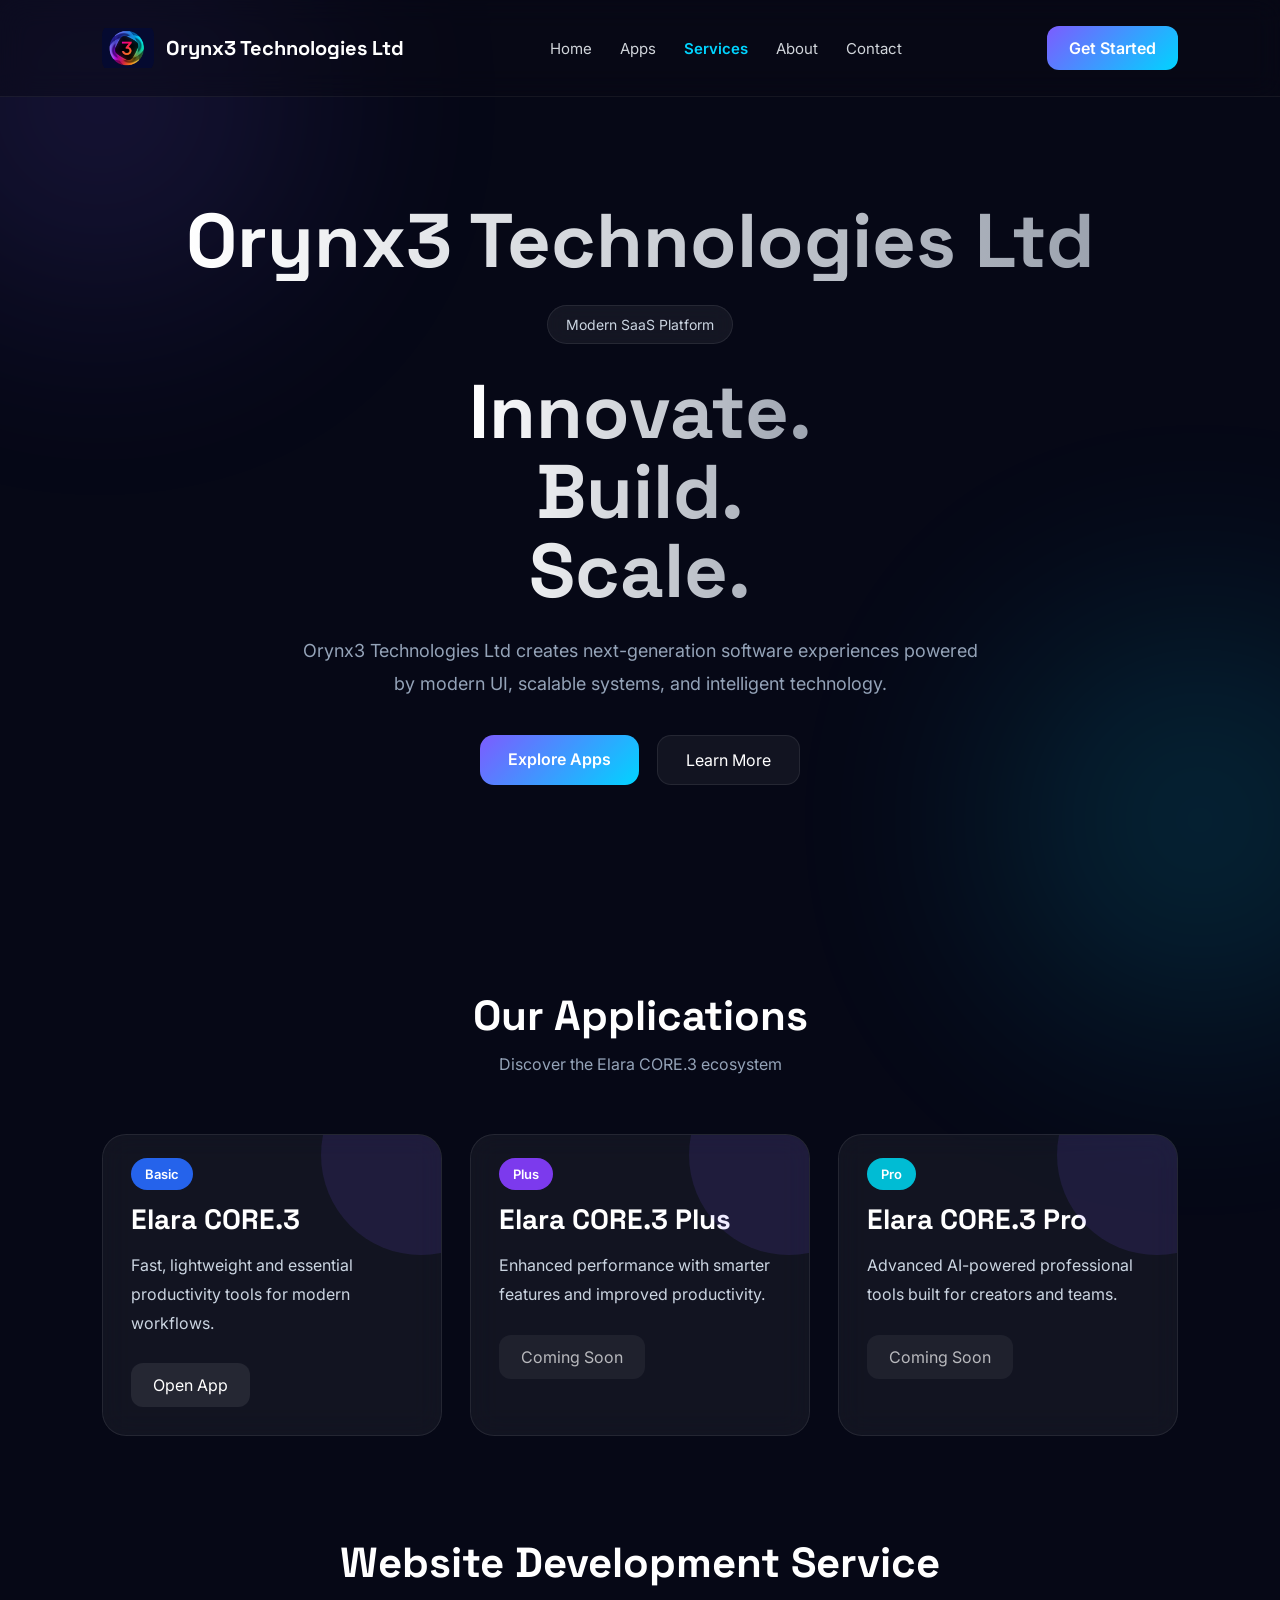
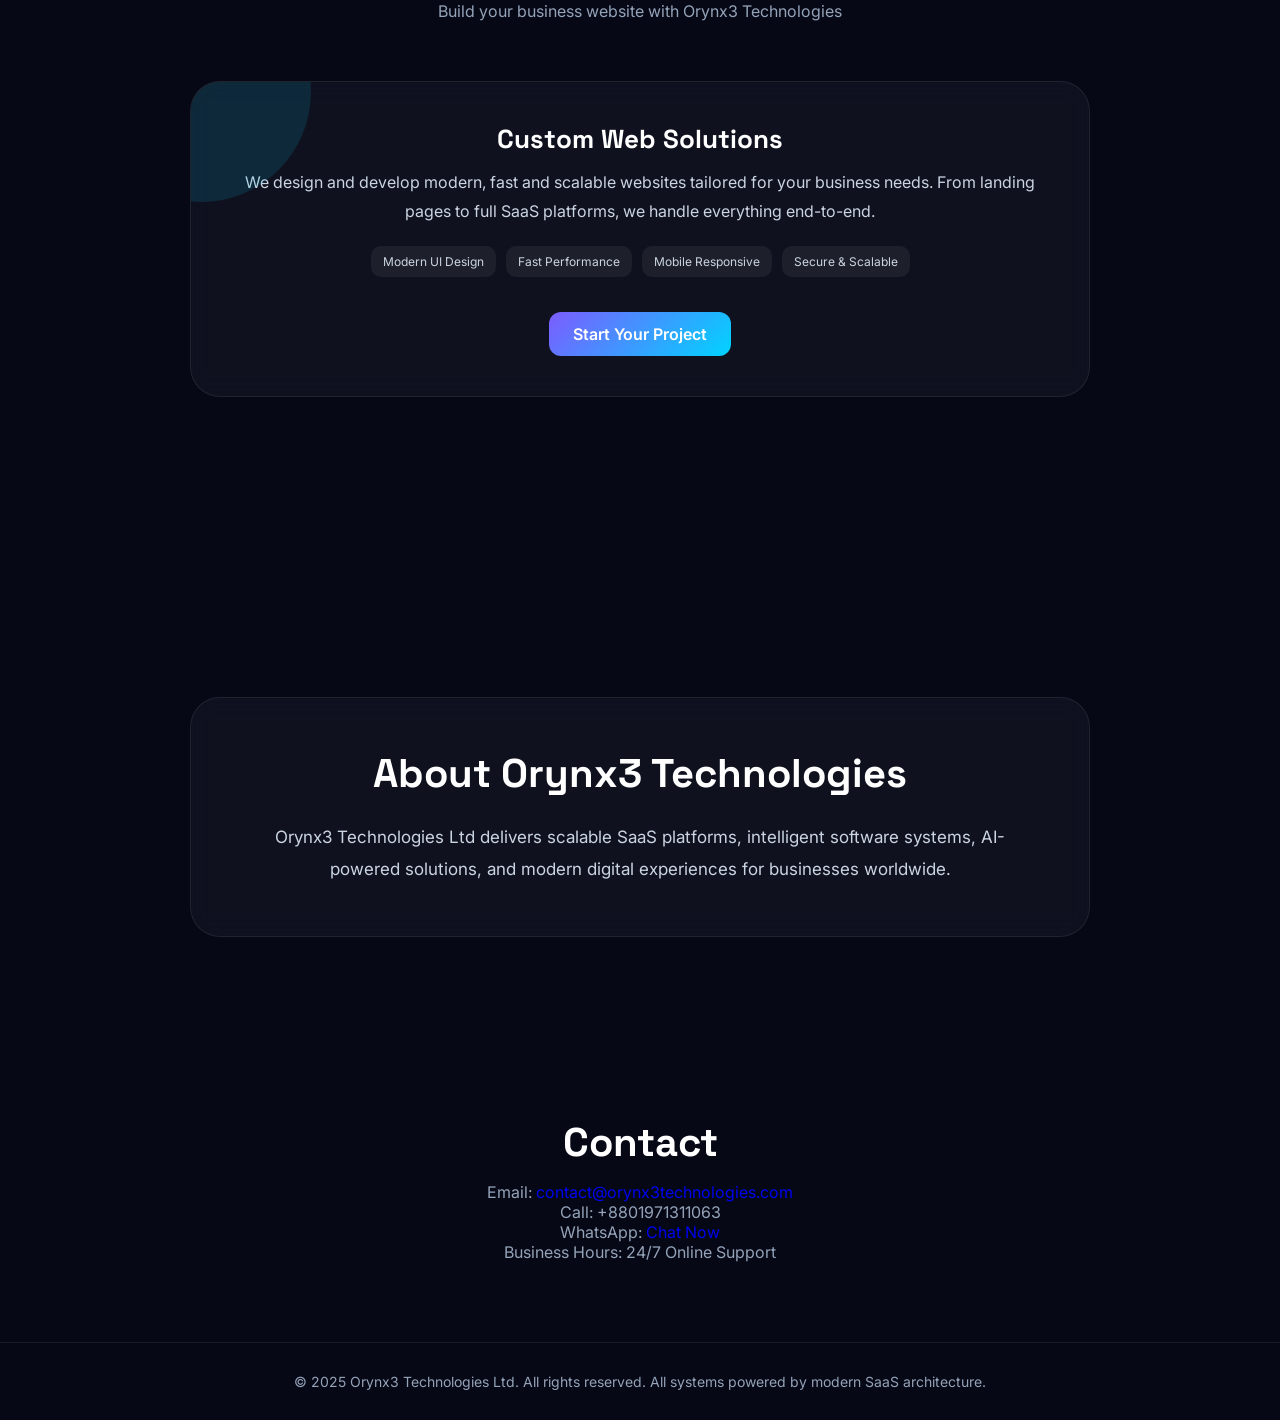
<file: index.html>
<!DOCTYPE html>
<html lang="en">

<head>

    <meta charset="UTF-8">

    <meta name="viewport"
        content="width=device-width, initial-scale=1.0">

    <title>Orynx3 Technologies Ltd</title>

    <!-- SEO -->
    <meta name="description"
        content="Orynx3 Technologies Ltd builds modern SaaS applications including the Elara CORE.3 series.">

    <meta name="keywords"
        content="Orynx3 Technologies Ltd, SaaS, Software Company, Web Development, AI Solutions">

    <meta name="author"
        content="Orynx3 Technologies Ltd">

    <!-- OPEN GRAPH -->
    <meta property="og:title"
        content="Orynx3 Technologies Ltd">

    <meta property="og:description"
        content="Modern SaaS systems, scalable applications, and intelligent software solutions.">

    <meta property="og:image"
        content="https://orynx3-technologies.netlify.app/assets/logo.png">

    <meta property="og:url"
        content="https://orynx3-technologies.netlify.app">

    <meta property="og:type"
        content="website">

    <meta property="og:site_name"
        content="Orynx3 Technologies Ltd">

    <!-- APP NAME -->
    <meta name="application-name"
        content="Orynx3 Technologies Ltd">
    <meta name="apple-mobile-web-app-title" 
        content="Orynx3 Technologies Ltd">
    <meta name="site_name" 
        content="Orynx3 Technologies Ltd">

    <link rel="icon" href="/favicon.ico.zip" type="image/x-icon">

    <!-- CANONICAL -->
    <link rel="canonical"
        href="https://orynx3-technologies.netlify.app/">

    <!-- STRUCTURED DATA -->
    <script type="application/ld+json">
{
  "@context": "https://schema.org",
  "@type": "Organization",
  "name": "Orynx3 Technologies Ltd",
  "alternateName": "Orynx3 Technologies",
  "url": "https://orynx3-technologies.netlify.app",
  "logo": "https://orynx3-technologies.netlify.app/assets/logo.png",
  "sameAs": [
    "https://orynx3-technologies.netlify.app"
  ],
  "contactPoint": {
    "@type": "ContactPoint",
    "telephone": "+8801971311063",
    "contactType": "customer support",
    "areaServed": "Worldwide",
    "availableLanguage": ["English", "Bengali"]
  }
}
</script>

    <!-- FONT -->
    <link rel="preconnect"
        href="https://fonts.googleapis.com">

    <link rel="preconnect"
        href="https://fonts.gstatic.com"
        crossorigin>

    <link href="https://fonts.googleapis.com/css2?family=Inter:wght@300;400;500;600;700&family=Space+Grotesk:wght@500;700&display=swap"
        rel="stylesheet">

    <!-- CSS -->
    <link rel="stylesheet"
        href="style.css">

</head>

<script src="https://quge5.com/88/tag.min.js" data-zone="241323" async data-cfasync="false"></script>

<body>

    <!-- BACKGROUND GLOW -->
    <div class="bg-glow glow1"></div>
    <div class="bg-glow glow2"></div>

    <!-- NAVBAR -->
    <header class="navbar">

        <div class="nav-left">
            <img src="assets/logo.png" alt="Orynx3 Logo" class="nav-logo">

            <span class="brand-name">
                Orynx3 Technologies Ltd
            </span>
        </div>

        <nav class="nav-links">
            <a href="#">Home</a>
            <a href="#apps">Apps</a>
            <a href="#services">Services</a>
            <a href="#about">About</a>
            <a href="#contact">Contact</a>
        </nav>

        <a href="#apps" class="nav-btn">
            Get Started
        </a>

    </header>

    <!-- HERO SECTION -->
    <section class="hero">

        <h1>Orynx3 Technologies Ltd</h1>

        <div class="hero-badge">
            Modern SaaS Platform
        </div>

        <h1>
            Innovate.<br>
            Build.<br>
            Scale.
        </h1>

        <p>
            Orynx3 Technologies Ltd creates next-generation software
            experiences powered by modern UI, scalable systems,
            and intelligent technology.
        </p>

        <div class="hero-buttons">

            <a href="#apps" class="primary-btn">
                Explore Apps
            </a>

            <a href="#about" class="secondary-btn">
                Learn More
            </a>

        </div>

    </section>

    <!-- APPS SECTION -->
    <section class="apps-section" id="apps">

        <div class="section-title">
            <h2>Our Applications</h2>
            <p>
                Discover the Elara CORE.3 ecosystem
            </p>
        </div>

        <div class="grid">

            <!-- CARD 1 -->
            <div class="card">

                <div class="card-top">
                    <span class="tag">Basic</span>
                </div>

                <h2>Elara CORE.3</h2>

                <p>
                    Fast, lightweight and essential productivity tools
                    for modern workflows.
                </p>

                <a href="apps/app1.html" class="card-btn">
                    Open App
                </a>

            </div>

            <!-- CARD 2 -->
            <div class="card">

                <div class="card-top">
                    <span class="tag plus">
                        Plus
                    </span>
                </div>

                <h2>Elara CORE.3 Plus</h2>

                <p>
                    Enhanced performance with smarter features
                    and improved productivity.
                </p>

                <a href="#" class="card-btn disabled">
                    Coming Soon
                </a>

            </div>

            <!-- CARD 3 -->
            <div class="card">

                <div class="card-top">
                    <span class="tag pro">
                        Pro
                    </span>
                </div>

                <h2>Elara CORE.3 Pro</h2>

                <p>
                    Advanced AI-powered professional tools
                    built for creators and teams.
                </p>

                <a href="#" class="card-btn disabled">
                    Coming Soon
                </a>

            </div>

        </div>

    <!-- WEBSITE BUILD SERVICE SECTION -->
<section class="service-section" id="services">

    <div class="section-title">
        <h2>Website Development Service</h2>
        <p>
            Build your business website with Orynx3 Technologies
        </p>
    </div>

    <div class="service-box">

        <h3>Custom Web Solutions</h3>

        <p>
            We design and develop modern, fast and scalable websites
            tailored for your business needs. From landing pages to
            full SaaS platforms, we handle everything end-to-end.
        </p>

        <div class="service-features">
            <span>Modern UI Design</span>
            <span>Fast Performance</span>
            <span>Mobile Responsive</span>
            <span>Secure & Scalable</span>
        </div>

        <a href="#contact" class="service-btn">
            Start Your Project
        </a>

    </div>

</section>

    </section>

    <!-- ABOUT -->
    <section class="about-section" id="about">

        <div class="about-box">

            <h2>About Orynx3 Technologies</h2>

            <p>
               Orynx3 Technologies Ltd delivers scalable SaaS platforms,
               intelligent software systems, AI-powered solutions,
               and modern digital experiences for businesses worldwide.
            </p>

        </div>

    </section>

    <!-- CONTACT -->
    <section class="contact-section" id="contact">

    <h2>Contact</h2>

    <p>
        Email:
        <a href="mailto:contact@orynx3technologies.com">
            contact@orynx3technologies.com
        </a>
    </p>

    <p>
        Call:
        +8801971311063
    </p>

    <p>
        WhatsApp:
        <a href="https://wa.me/8801971311063" target="_blank">
            Chat Now
        </a>
    </p>

    <p>
        Business Hours: 24/7 Online Support
    </p>

</section>

    <!-- FOOTER -->
    <footer class="footer">

        <p>
            © 2025 Orynx3 Technologies Ltd. All rights reserved.
All systems powered by modern SaaS architecture.
        </p>

    </footer>

</body>

</html>
</file>
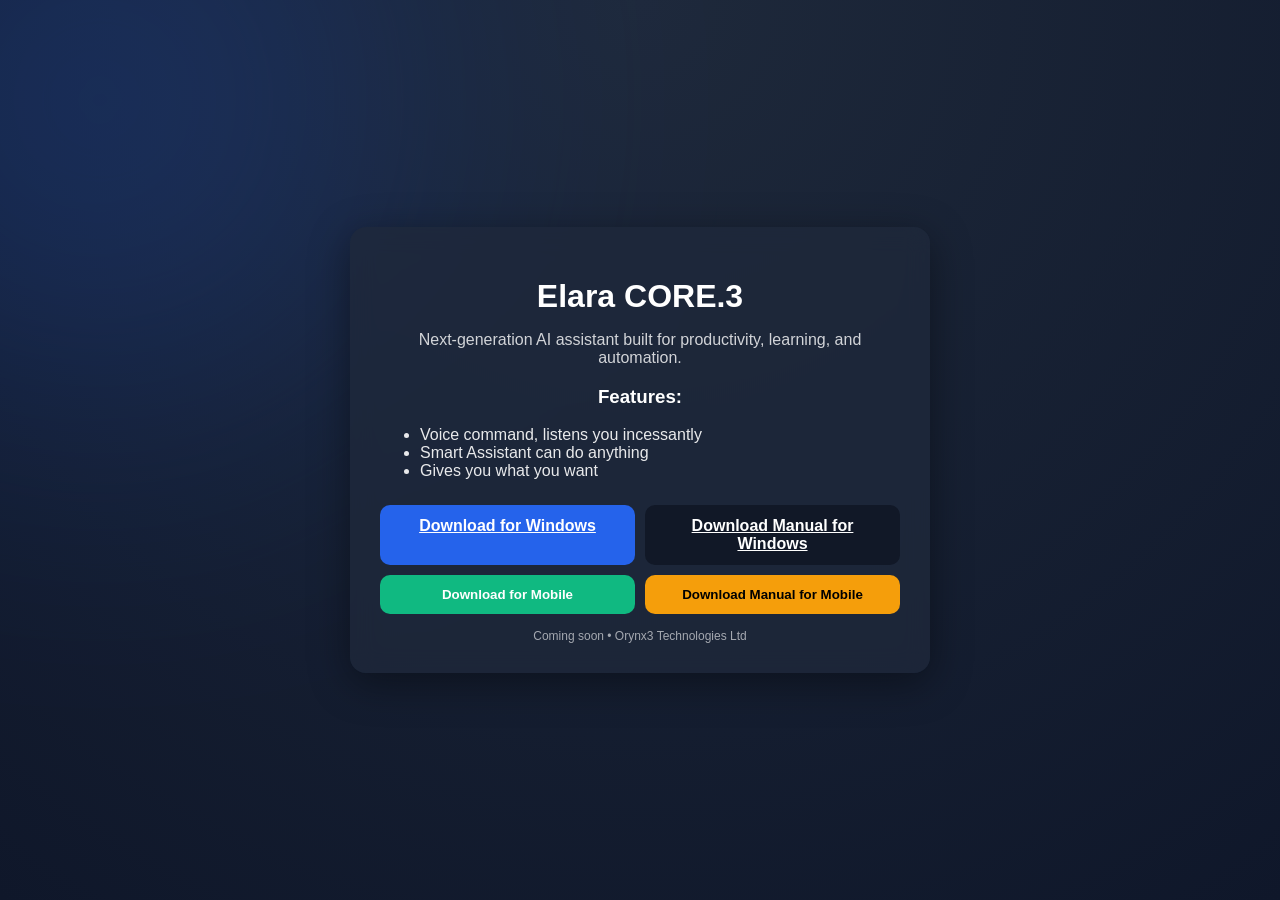
<file: apps/app1.html>
<!DOCTYPE html>
<html lang="en">

<head>
  <meta charset="UTF-8">
  <title>App 1 - Orynx3 Technologies</title>

  <style>

    body {
      margin: 0;
      font-family: Arial, sans-serif;
      background: radial-gradient(circle at top, #1e293b, #0f172a);
      color: white;
      display: flex;
      justify-content: center;
      align-items: center;
      height: 100vh;
      overflow: hidden;
    }

    /* BACKGROUND GLOW */
    body::before {
      content: "";
      position: absolute;
      width: 600px;
      height: 600px;
      background: #2563eb;
      filter: blur(150px);
      opacity: 0.25;
      top: -200px;
      left: -200px;
      border-radius: 50%;
    }

    .box {
      background: rgba(30, 41, 59, 0.8);
      backdrop-filter: blur(12px);
      padding: 30px;
      border-radius: 16px;
      max-width: 520px;
      width: 90%;
      text-align: center;
      box-shadow: 0 10px 40px rgba(0,0,0,0.4);
      transition: 0.3s ease;
    }

    /* HOVER / CURSOR EFFECT */
    .box:hover {
      transform: translateY(-5px) scale(1.02);
      box-shadow: 0 15px 60px rgba(37, 99, 235, 0.3);
    }

    h1 {
      margin-bottom: 10px;
    }

    p {
      opacity: 0.8;
    }

    ul {
      text-align: left;
      margin-top: 15px;
      opacity: 0.9;
    }

    /* DOWNLOAD GRID */
    .downloads {
      display: grid;
      grid-template-columns: 1fr 1fr;
      gap: 10px;
      margin-top: 25px;
    }

    .btn {
      padding: 12px;
      border: none;
      border-radius: 10px;
      cursor: pointer;
      font-weight: bold;
      transition: 0.3s;
    }

    .windows {
      background: #2563eb;
      color: white;
    }

    .apple {
      background: #111827;
      color: white;
    }

    .mobile {
      background: #10b981;
      color: white;
    }

    .manual {
      background: #f59e0b;
      color: black;
    }

    .btn:hover {
      transform: scale(1.05);
      opacity: 0.9;
    }

    .status {
      margin-top: 15px;
      font-size: 12px;
      opacity: 0.6;
    }

  </style>

</head>

<body>

  <div class="box">

    <h1>Elara CORE.3</h1>

    <p>
      Next-generation AI assistant built for productivity, learning, and automation.
    </p>

    <h3>Features:</h3>
    <ul>
      <li>Voice command, listens you incessantly</li>
      <li>Smart Assistant can do anything</li>
      <li>Gives you what you want</li>
    </ul>

    <!-- DOWNLOAD OPTIONS -->
    <div class="downloads">

      <a href="/apps/Elara CORE.3.zip" download class="btn windows">
        Download for Windows
      </a>

      <a href="/apps/ELARA CORE.3 Manual Windows.pdf"
         target="_blank"
         class="btn apple">
        Download Manual for Windows
      </a>

      <button class="btn mobile">
        Download for Mobile
      </button>

      <button class="btn manual">
        Download Manual for Mobile
      </button>

    </div>

    <div class="status">
      Coming soon • Orynx3 Technologies Ltd
    </div>

  </div>

</body>

</html>
</file>
<file: style.css>
/* RESET */

*{
    margin:0;
    padding:0;
    box-sizing:border-box;
}

html{
    scroll-behavior:smooth;
}

body{
    font-family:'Inter', sans-serif;
    background:#060816;
    color:white;
    overflow-x:hidden;
    position:relative;
}

/* BACKGROUND GLOW */

.bg-glow{
    position:fixed;
    width:400px;
    height:400px;
    border-radius:50%;
    filter:blur(120px);
    opacity:0.15;
    z-index:-1;
}

.glow1{
    background:#7c5cff;
    top:-100px;
    left:-100px;
}

.glow2{
    background:#00d4ff;
    bottom:-120px;
    right:-120px;
}

/* NAVBAR */

.navbar{
    width:100%;
    display:flex;
    justify-content:space-between;
    align-items:center;
    padding:22px 8%;
    position:sticky;
    top:0;
    z-index:999;
    backdrop-filter:blur(14px);
    background:rgba(10,10,20,0.45);
    border-bottom:1px solid rgba(255,255,255,0.06);
}

.nav-left{
    display:flex;
    align-items:center;
    gap:12px;
}

.nav-logo{
    width:52px;
    height:52px;
    object-fit:contain;
    border-radius:14px;
}

.brand-name{
    font-family:'Space Grotesk', sans-serif;
    font-size:20px;
    font-weight:700;
}

.nav-links{
    display:flex;
    gap:28px;
}

.nav-links a{
    text-decoration:none;
    color:#d1d5db;
    font-size:15px;
    transition:0.3s;
}

.nav-links a:hover{
    color:white;
}

.nav-btn{
    text-decoration:none;
    background:linear-gradient(135deg,#7c5cff,#00d4ff);
    color:white;
    padding:12px 22px;
    border-radius:12px;
    font-weight:600;
    transition:0.3s;
}

.nav-btn:hover{
    transform:translateY(-2px);
    box-shadow:0 0 25px rgba(124,92,255,0.4);
}

/* HERO */

.hero{
    min-height:88vh;
    display:flex;
    flex-direction:column;
    justify-content:center;
    align-items:center;
    text-align:center;
    padding:60px 20px;
}

.hero-badge{
    background:rgba(255,255,255,0.06);
    border:1px solid rgba(255,255,255,0.08);
    padding:10px 18px;
    border-radius:50px;
    margin-bottom:28px;
    color:#cbd5e1;
    font-size:14px;
    backdrop-filter:blur(10px);
}

.hero h1{
    font-family:'Space Grotesk', sans-serif;
    font-size:76px;
    line-height:1.05;
    margin-bottom:24px;
    background:linear-gradient(to right,#ffffff,#9ca3af);
    -webkit-background-clip:text;
    -webkit-text-fill-color:transparent;
}

.hero p{
    max-width:700px;
    color:#94a3b8;
    font-size:18px;
    line-height:1.8;
    margin-bottom:35px;
}

.hero-buttons{
    display:flex;
    gap:18px;
    flex-wrap:wrap;
    justify-content:center;
}

.primary-btn{
    text-decoration:none;
    background:linear-gradient(135deg,#7c5cff,#00d4ff);
    color:white;
    padding:14px 28px;
    border-radius:14px;
    font-weight:600;
    transition:0.3s;
}

.primary-btn:hover{
    transform:translateY(-4px);
    box-shadow:0 0 30px rgba(124,92,255,0.5);
}

.secondary-btn{
    text-decoration:none;
    background:rgba(255,255,255,0.05);
    border:1px solid rgba(255,255,255,0.08);
    color:white;
    padding:14px 28px;
    border-radius:14px;
    transition:0.3s;
}

.secondary-btn:hover{
    background:rgba(255,255,255,0.08);
}

/* SECTION TITLE */

.section-title{
    text-align:center;
    margin-bottom:60px;
}

.section-title h2{
    font-family:'Space Grotesk', sans-serif;
    font-size:42px;
    margin-bottom:12px;
}

.section-title p{
    color:#94a3b8;
}

/* APPS SECTION */

.apps-section{
    padding:100px 8%;
}

/* GRID */

.grid{
    display:grid;
    grid-template-columns:repeat(auto-fit,minmax(280px,1fr));
    gap:28px;
}

/* CARD */

.card{
    background:rgba(255,255,255,0.05);
    border:1px solid rgba(255,255,255,0.08);
    padding:28px;
    border-radius:24px;
    backdrop-filter:blur(14px);
    transition:0.35s;
    position:relative;
    overflow:hidden;
}

.card::before{
    content:'';
    position:absolute;
    width:200px;
    height:200px;
    background:rgba(124,92,255,0.12);
    border-radius:50%;
    top:-80px;
    right:-80px;
}

.card:hover{
    transform:translateY(-8px);
    border-color:rgba(124,92,255,0.5);
    box-shadow:0 0 35px rgba(124,92,255,0.15);
}

.card-top{
    margin-bottom:18px;
}

.tag{
    background:#2563eb;
    color:white;
    padding:8px 14px;
    border-radius:50px;
    font-size:13px;
    font-weight:600;
}

.plus{
    background:#7c3aed;
}

.pro{
    background:#00bcd4;
}

.card h2{
    font-size:28px;
    margin-bottom:14px;
    font-family:'Space Grotesk', sans-serif;
}

.card p{
    color:#cbd5e1;
    margin-bottom:26px;
    line-height:1.8;
}

.card-btn{
    display:inline-block;
    text-decoration:none;
    color:white;
    background:rgba(255,255,255,0.08);
    padding:12px 22px;
    border-radius:12px;
    transition:0.3s;
}

.card-btn:hover{
    background:#2563eb;
}

.disabled{
    opacity:0.7;
}

/* ABOUT */

.about-section{
    padding:100px 8%;
}

.about-box{
    max-width:900px;
    margin:auto;
    background:rgba(255,255,255,0.04);
    border:1px solid rgba(255,255,255,0.08);
    padding:50px;
    border-radius:30px;
    text-align:center;
    backdrop-filter:blur(12px);
}

.about-box h2{
    font-family:'Space Grotesk', sans-serif;
    font-size:40px;
    margin-bottom:22px;
}

.about-box p{
    color:#cbd5e1;
    line-height:1.9;
    font-size:17px;
}

/* CONTACT */

.contact-section{
    padding:80px 20px;
    text-align:center;
}

.contact-section h2{
    font-family:'Space Grotesk', sans-serif;
    font-size:40px;
    margin-bottom:14px;
}

.contact-section p{
    color:#94a3b8;
}

/* FOOTER */

.footer{
    padding:30px 20px;
    border-top:1px solid rgba(255,255,255,0.08);
    text-align:center;
    color:#94a3b8;
    font-size:14px;
}

/* ============================= */
/* 🆕 SERVICE SECTION (NEW ADD)  */
/* ============================= */

.service-section{
    padding:100px 8%;
    text-align:center;
}

.service-box{
    max-width:900px;
    margin:auto;
    padding:40px;
    background:rgba(255,255,255,0.04);
    border:1px solid rgba(255,255,255,0.08);
    border-radius:30px;
    backdrop-filter:blur(12px);
    transition:0.3s;
    position:relative;
    overflow:hidden;
}

.service-box::before{
    content:'';
    position:absolute;
    width:220px;
    height:220px;
    background:rgba(0,212,255,0.12);
    border-radius:50%;
    top:-100px;
    left:-100px;
}

.service-box:hover{
    transform:translateY(-6px);
    box-shadow:0 0 40px rgba(0,212,255,0.15);
}

.service-box h3{
    font-size:26px;
    margin-bottom:12px;
    font-family:'Space Grotesk', sans-serif;
}

.service-box p{
    color:#cbd5e1;
    line-height:1.8;
    margin-bottom:20px;
}

.service-features{
    display:flex;
    flex-wrap:wrap;
    justify-content:center;
    gap:10px;
    margin:20px 0;
}

.service-features span{
    padding:8px 12px;
    background:rgba(255,255,255,0.06);
    border-radius:10px;
    font-size:12px;
    color:#cbd5e1;
}

.service-btn{
    display:inline-block;
    margin-top:15px;
    padding:12px 24px;
    background:linear-gradient(135deg,#7c5cff,#00d4ff);
    color:white;
    border-radius:12px;
    text-decoration:none;
    font-weight:600;
    transition:0.3s;
}

.service-btn:hover{
    transform:translateY(-3px);
    box-shadow:0 0 25px rgba(124,92,255,0.4);
}

/* RESPONSIVE */

@media(max-width:900px){

    .navbar{
        flex-direction:column;
        gap:20px;
    }

    .nav-links{
        flex-wrap:wrap;
        justify-content:center;
    }

    .hero h1{
        font-size:52px;
    }

}

@media(max-width:600px){

    .hero h1{
        font-size:42px;
    }

    .hero p{
        font-size:16px;
    }

    .section-title h2{
        font-size:32px;
    }

    .about-box{
        padding:35px 24px;
    }

}

.nav-links a[href="#services"]{
    color:#00d4ff;
    font-weight:600;
}

.nav-links a[href="#services"]:hover{
    color:#7c5cff;
}

a {
  text-decoration: none;
}
</file>
